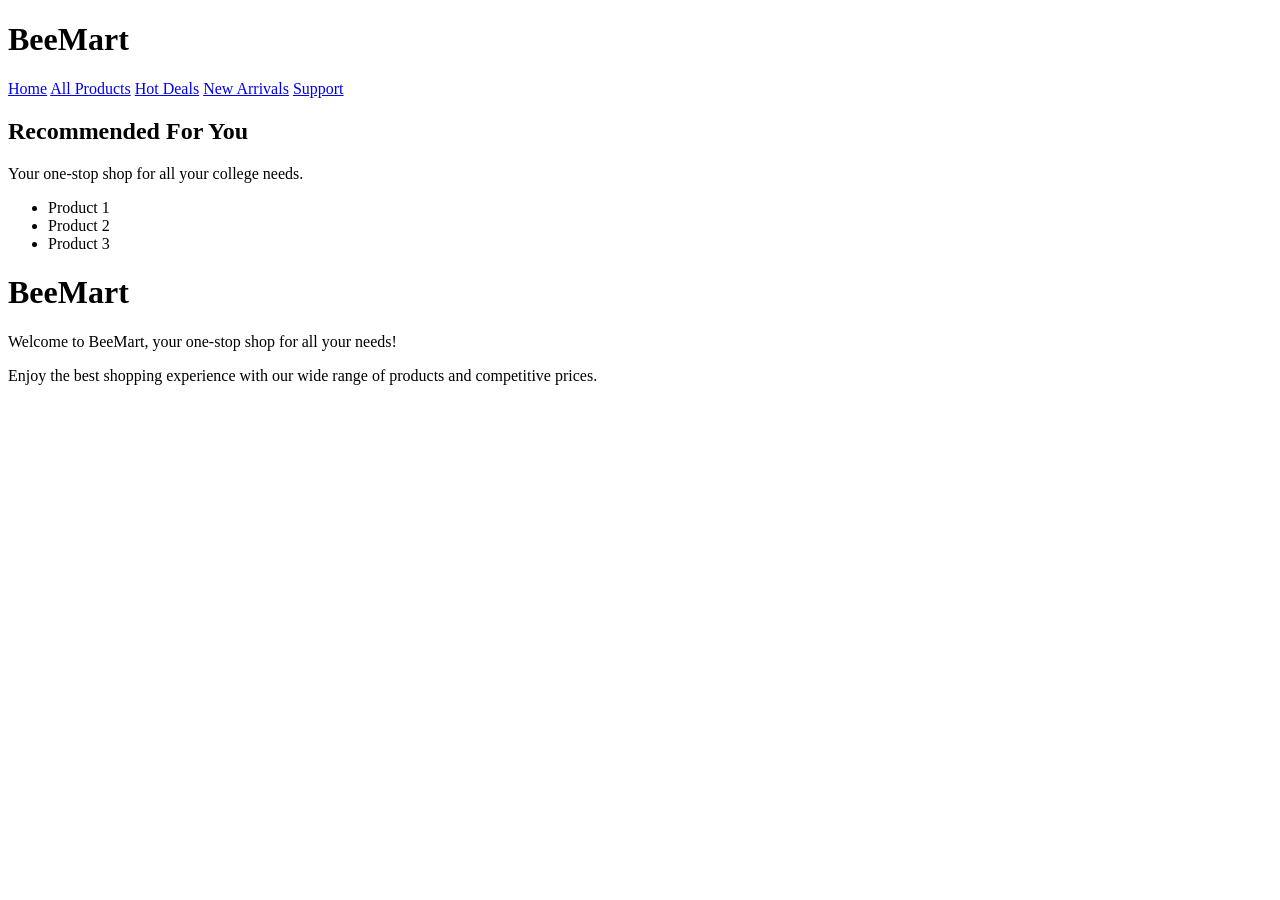
<file: WebClient/index.html>
<!DOCTYPE html>
<html lang="en">
<head>
    <meta charset="UTF-8">
    <meta name="viewport" content="width=device-width, initial-scale=1.0">
    <title>Document</title>
</head>
<body class="home-page">
    <header>
        <h1>BeeMart</h1>
        <nav aria-label="Main Navigation">
                <a href="index.html">Home</a>
                <a href="products.html">All Products</a>
                <a href="deals.html">Hot Deals</a>
                <a href="new-arrivals.html">New Arrivals</a>
                <a href="support.html">Support</a>
        </nav>
    </header>

    <main>
        <section>
            <h2>Recommended For You</h2>
            <p>Your one-stop shop for all your college needs.</p>
            <ul>
                <li>Product 1<item>
                </item></li>
                <li>Product 2</li>
                <li>Product 3</li>
            </ul>
        </section>
    </main>

    <div class="container">
        <h1>BeeMart</h1>
        <p>Welcome to BeeMart, your one-stop shop for all your needs!</p>
        <p>Enjoy the best shopping experience with our wide range of products and competitive prices.</p>
    </div>

</body>
</html>
</file>
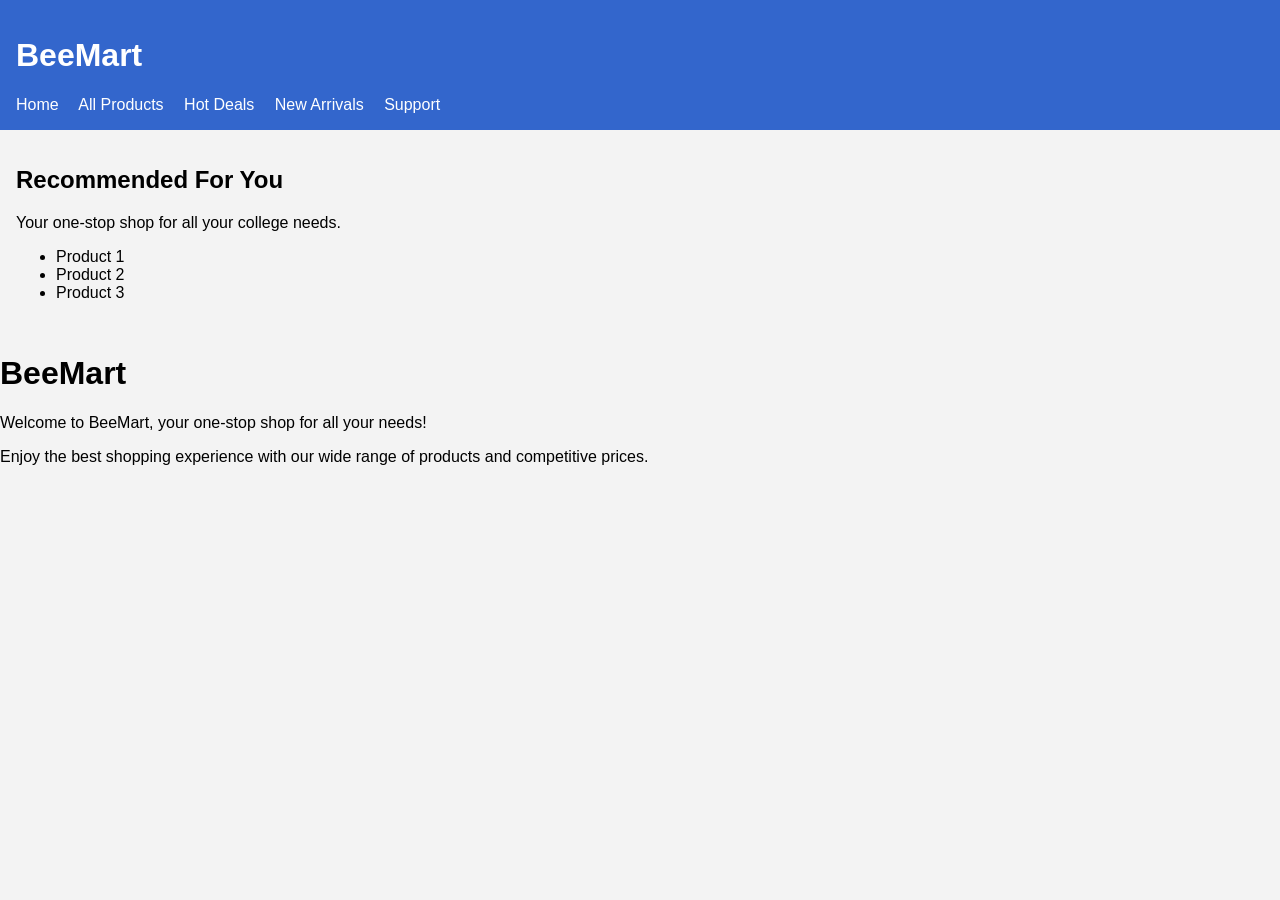
<file: WebClient/wwwroot/pages/index.html>
<!DOCTYPE html>
<html lang="en">
<head>
    <meta charset="UTF-8">
    <meta name="viewport" content="width=device-width, initial-scale=1.0">
    <title>BeeMart | Home</title>
    <link rel="stylesheet" href="../css/pages/home.css">
</head>
<body class="home-page">
    <header>
        <h1>BeeMart</h1>
        <nav aria-label="Main Navigation">
                <a href="index.html">Home</a>
                <a href="products.html">All Products</a>
                <a href="deals.html">Hot Deals</a>
                <a href="new-arrivals.html">New Arrivals</a>
                <a href="support.html">Support</a>
        </nav>
    </header>

    <main>
        <section>
            <h2>Recommended For You</h2>
            <p>Your one-stop shop for all your college needs.</p>
            <ul>
                <li>Product 1<item>
                </item></li>
                <li>Product 2</li>
                <li>Product 3</li>
            </ul>
        </section>
    </main>

    <div class="container">
        <h1>BeeMart</h1>
        <p>Welcome to BeeMart, your one-stop shop for all your needs!</p>
        <p>Enjoy the best shopping experience with our wide range of products and competitive prices.</p>
    </div>

</body>
</html>
</file>
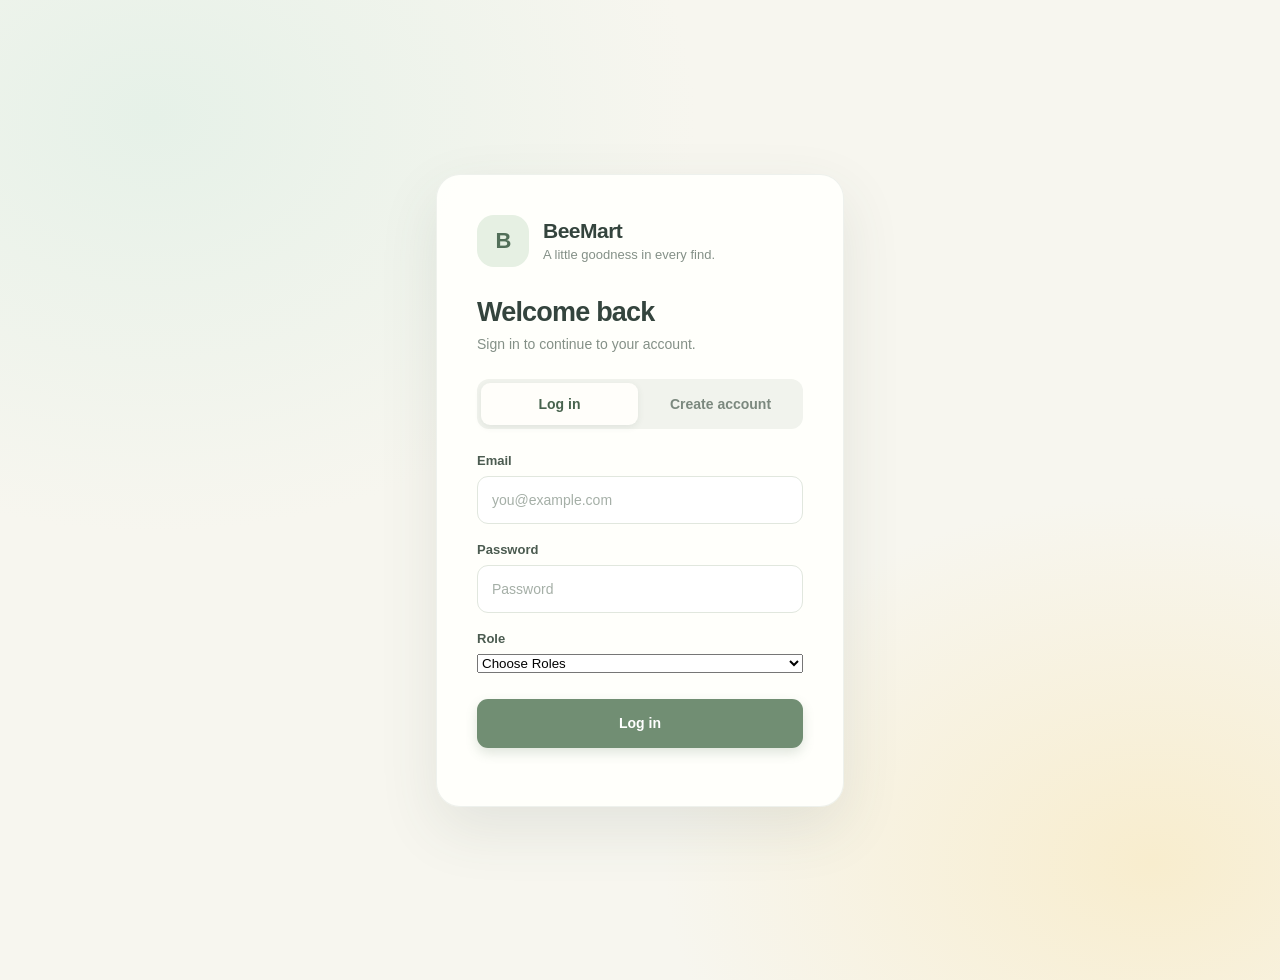
<file: WebClient/authentication.html>
<!DOCTYPE html>
<html lang="en">

<head>
    <meta charset="UTF-8">
    <meta name="viewport" content="width=device-width, initial-scale=1.0">
    <meta name="theme-color" content="#f7f6ef">
    <title>Sign in | BeeMart</title>
    <link rel="stylesheet" href="css/style.css">
</head>

<body class="auth-page">
    <!-- Authentication Screen -->
    <main id="auth-screen" class="auth-screen">
        <div class="auth-container">
            <div class="auth-brand">
                <div class="auth-logo" aria-hidden="true">B</div>
                <div>
                    <h1>BeeMart</h1>
                    <p>A little goodness in every find.</p>
                </div>
            </div>

            <h2 class="auth-heading">Welcome back</h2>
            <p class="auth-subheading">Sign in to continue to your account.</p>

            <div class="auth-tabs">
                <button id="auth-tab-login" class="auth-tab-button active" type="button" onclick="showLoginForm()">Log in</button>
                <button id="auth-tab-register" class="auth-tab-button" type="button" onclick="showRegisterForm()">Create account</button>
            </div>

            <form id="login-form" class="auth-form">
                <div class="form-group">
                    <label for="login-email">Email</label>
                    <input id="login-email" type="email" placeholder="you@example.com" class="form-control" autocomplete="username">
                </div>
                <div class="form-group">
                    <label for="login-password">Password</label>
                    <input id="login-password" type="password" placeholder="Password" class="form-control" autocomplete="current-password">
                </div>
                <div class="form-group">
                    <label for="login-roles">Role</label>
                    <select id>
                        <option value="" disbaled selected>Choose Roles</option>
                        <option value="Admin">Admin</option>
                        <option value="Kasir">Kasir</option>
                    </select>
                </div>
                <button type="button" class="btn btn-primary btn-block" onclick="login()">Log in</button>
                <div id="login-error" class="message-error"></div>
            </form>

            <form id="register-form" class="auth-form hidden">
                <div class="form-group">
                    <label for="register-email">Email</label>
                    <input id="register-email" type="email" placeholder="you@example.com" class="form-control" autocomplete="email">
                </div>
                <div class="form-group">
                    <label for="register-password">Password</label>
                    <input id="register-password" type="password" placeholder="At least 6 characters" class="form-control" autocomplete="new-password">
                </div>
                <div class="form-group">
                    <label for="register-confirm-password">Konfirmasi Password</label>
                    <input id="register-confirm-password" type="password" placeholder="Enter your password again" class="form-control" autocomplete="new-password">
                </div>
                <button type="button" class="btn btn-primary btn-block" onclick="createAccount()">Create account</button>
                <div id="register-error" class="message-error"></div>
            </form>
        </div>
    </main>

    </body>
</html>
</file>
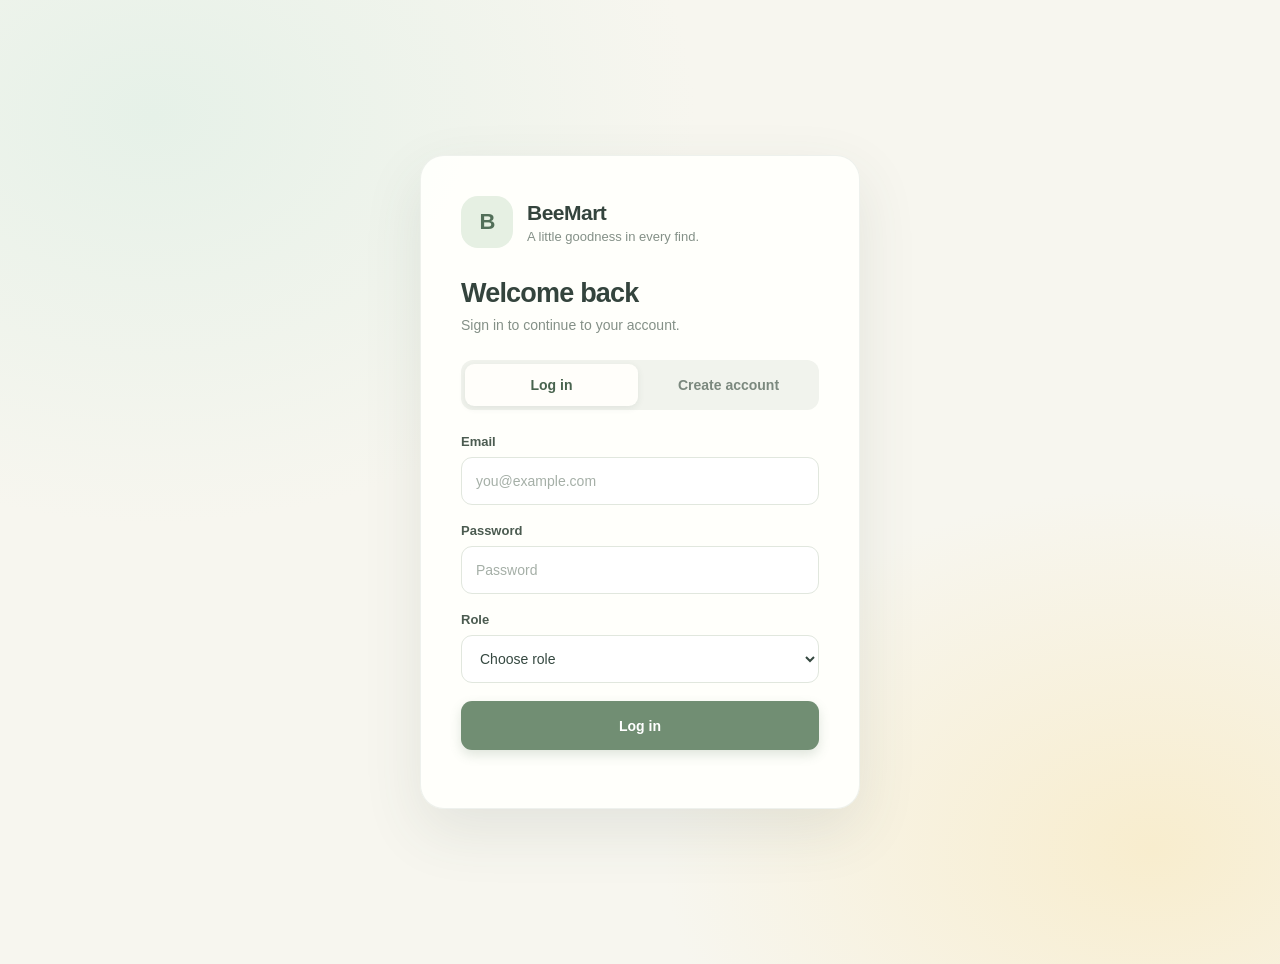
<file: WebClient/wwwroot/pages/authentication.html>
<!DOCTYPE html>
<html lang="en">

<head>
    <meta charset="UTF-8">
    <meta name="viewport" content="width=device-width, initial-scale=1.0">
    <meta name="theme-color" content="#f7f6ef">
    <title>Sign in | BeeMart</title>
    <link rel="stylesheet" href="../css/pages/authentication.css">
    <script src="../js/pages/authentication.js" defer></script>
</head>

<body class="auth-page">
    <!-- Authentication Screen -->
    <main id="auth-screen" class="auth-screen">
        <div class="auth-container">
            <div class="auth-brand">
                <div class="auth-logo" aria-hidden="true">B</div>
                <div>
                    <h1>BeeMart</h1>
                    <p>A little goodness in every find.</p>
                </div>
            </div>

            <h2 class="auth-heading">Welcome back</h2>
            <p class="auth-subheading">Sign in to continue to your account.</p>

            <div class="auth-tabs">
                <button id="auth-tab-login" class="auth-tab-button active" type="button" aria-pressed="true" onclick="showLoginForm()">Log in</button>
                <button id="auth-tab-register" class="auth-tab-button" type="button" aria-pressed="false" onclick="showRegisterForm()">Create account</button>
            </div>

            <form id="login-form" class="auth-form">
                <div class="form-group">
                    <label for="login-email">Email</label>
                    <input id="login-email" type="email" placeholder="you@example.com" class="form-control" autocomplete="username">
                </div>
                <div class="form-group">
                    <label for="login-password">Password</label>
                    <input id="login-password" type="password" placeholder="Password" class="form-control" autocomplete="current-password">
                </div>
                <div class="form-group">
                    <label for="login-roles">Role</label>
                    <select id="login-roles" class="form-control">
                        <option value="" disabled selected>Choose role</option>
                        <option value="Admin">Admin</option>
                        <option value="Kasir">Kasir</option>
                    </select>
                </div>
                <button type="button" class="btn btn-primary btn-block" onclick="login()">Log in</button>
                <div id="login-error" class="message-error"></div>
            </form>

            <form id="register-form" class="auth-form hidden">
                <div class="form-group">
                    <label for="register-email">Email</label>
                    <input id="register-email" type="email" placeholder="you@example.com" class="form-control" autocomplete="email">
                </div>
                <div class="form-group">
                    <label for="register-password">Password</label>
                    <input id="register-password" type="password" placeholder="At least 6 characters" class="form-control" autocomplete="new-password">
                </div>
                <div class="form-group">
                    <label for="register-confirm-password">Konfirmasi Password</label>
                    <input id="register-confirm-password" type="password" placeholder="Enter your password again" class="form-control" autocomplete="new-password">
                </div>
                <button type="button" class="btn btn-primary btn-block" onclick="createAccount()">Create account</button>
                <div id="register-error" class="message-error"></div>
            </form>
        </div>
    </main>

    </body>
</html>
</file>
<file: WebClient/wwwroot/css/pages/home.css>
body.home-page {
  margin: 0;
  padding: 0;
  background: #f3f3f3;
  font-family: Arial, sans-serif;
}

.home-page header {
  padding: 1rem;
  background: #3366cc;
  color: #fff;
}

.home-page nav a {
  margin-right: 1rem;
  color: #fff;
  text-decoration: none;
}

.home-page main {
  padding: 1rem;
}

.home-page textarea,
.home-page input[type="text"],
.home-page select {
  width: 100%;
  margin-bottom: 0.5rem;
}

.home-page button {
  padding: 0.5rem 1rem;
  margin-top: 0.5rem;
}

.home-page #player iframe {
  width: 100%;
  height: 315px;
}
</file>
<file: WebClient/css/style.css>
body.home-page {
  font-family: Arial, sans-serif;
  margin: 0;
  padding: 0;
  background: #f3f3f3;
}
header {
  background: #3366cc;
  color: white;
  padding: 1rem;
}
nav a {
  margin-right: 1rem;
  color: white;
  text-decoration: none;
}
main {
  padding: 1rem;
}
textarea, input[type=text], select {
  width: 100%;
  margin-bottom: 0.5rem;
}
button {
  padding: 0.5rem 1rem;
  margin-top: 0.5rem;
}
#player iframe {
  width: 100%;
  height: 315px;
}

body.auth-page {
  min-width: 320px;
  min-height: 100vh;
  padding: 32px 20px;
  display: grid;
  place-items: center;
  color: #34443d;
  background:
    radial-gradient(ellipse at 12% 12%, #e6f1e8 0, transparent 34%),
    radial-gradient(ellipse at 90% 88%, #f8edce 0, transparent 30%),
    #f7f6ef;
  color-scheme: light;
  font-family: Inter, "Segoe UI", Arial, sans-serif;
  font-synthesis: none;
  text-rendering: optimizeLegibility;
  -webkit-font-smoothing: antialiased;
  -moz-osx-font-smoothing: grayscale;
}

.auth-page *,
.auth-page *::before,
.auth-page *::after {
  box-sizing: border-box;
}

.auth-page .auth-screen {
  width: min(100%, 440px);
}

.auth-page .auth-container {
  padding: 40px;
  border: 1px solid rgba(72, 96, 79, 0.09);
  border-radius: 24px;
  background: rgba(255, 255, 252, 0.94);
  box-shadow: 0 22px 60px rgba(67, 83, 69, 0.11);
}

.auth-page .auth-brand {
  display: flex;
  align-items: center;
  gap: 14px;
  margin-bottom: 30px;
}

.auth-page .auth-logo {
  width: 52px;
  height: 52px;
  display: grid;
  flex: 0 0 auto;
  place-items: center;
  border-radius: 17px;
  background: #e6f0e3;
  color: #526f59;
  font-size: 22px;
  font-weight: 750;
  letter-spacing: -1px;
}

.auth-page .auth-brand h1 {
  margin: 0 0 4px;
  color: #34443d;
  font-size: 21px;
  letter-spacing: -0.5px;
}

.auth-page .auth-brand p {
  margin: 0;
  color: #849087;
  font-size: 13px;
}

.auth-page .auth-heading {
  margin: 0 0 6px;
  color: #34443d;
  font-size: 27px;
  letter-spacing: -0.8px;
}

.auth-page .auth-subheading {
  margin: 0 0 24px;
  color: #849087;
  font-size: 14px;
  line-height: 1.5;
}

.auth-page .auth-tabs {
  display: grid;
  grid-template-columns: 1fr 1fr;
  gap: 4px;
  padding: 4px;
  margin-bottom: 24px;
  border-radius: 12px;
  background: #f1f3ed;
}

.auth-page .auth-tab-button {
  min-height: 42px;
  margin: 0;
  padding: 0 8px;
  border: 0;
  border-radius: 9px;
  background: transparent;
  color: #7b887e;
  font: inherit;
  font-size: 14px;
  font-weight: 600;
  cursor: pointer;
  transition: background 150ms ease, color 150ms ease, box-shadow 150ms ease;
}

.auth-page .auth-tab-button.active {
  background: #fffefa;
  color: #48634e;
  box-shadow: 0 2px 7px rgba(59, 76, 61, 0.09);
}

.auth-page .auth-form {
  display: grid;
  gap: 18px;
}

.auth-page .hidden {
  display: none !important;
}

.auth-page .form-group {
  display: grid;
  gap: 8px;
}

.auth-page .form-group label {
  color: #4b5b50;
  font-size: 13px;
  font-weight: 650;
}

.auth-page .form-control {
  width: 100%;
  height: 48px;
  margin: 0;
  padding: 0 14px;
  border: 1px solid #e1e7de;
  border-radius: 11px;
  outline: none;
  background: #fff;
  color: #34443d;
  font: inherit;
  font-size: 14px;
  transition: border-color 150ms ease, box-shadow 150ms ease;
}

.auth-page .form-control::placeholder {
  color: #a5afa7;
}

.auth-page .form-control:focus {
  border-color: #91ad91;
  box-shadow: 0 0 0 3px rgba(145, 173, 145, 0.18);
}

.auth-page .btn {
  min-height: 49px;
  margin: 0;
  border: 0;
  border-radius: 11px;
  font: inherit;
  font-size: 14px;
  font-weight: 700;
  cursor: pointer;
}

.auth-page .btn-primary {
  background: #718e73;
  color: #fff;
  box-shadow: 0 5px 12px rgba(78, 111, 81, 0.18);
  transition: background 150ms ease, transform 150ms ease;
}

.auth-page .btn-primary:hover {
  transform: translateY(-1px);
  background: #607d63;
}

.auth-page .btn-primary:focus-visible,
.auth-page .auth-tab-button:focus-visible {
  outline: 3px solid #c9ddc6;
  outline-offset: 2px;
}

.auth-page .message-error {
  color: #b75d58;
  font-size: 13px;
}

@media (max-width: 480px) {
  body.auth-page {
    padding: 20px 14px;
  }

  .auth-page .auth-container {
    padding: 30px 24px;
    border-radius: 20px;
  }
}
</file>
<file: WebClient/wwwroot/css/pages/authentication.css>
:root {
  color-scheme: light;
  font-family: Inter, "Segoe UI", Arial, sans-serif;
  color: #34443d;
  background: #f7f6ef;
  font-synthesis: none;
  text-rendering: optimizeLegibility;
  -webkit-font-smoothing: antialiased;
  -moz-osx-font-smoothing: grayscale;
}

body.auth-page {
  min-width: 320px;
  min-height: 100vh;
  margin: 0;
  padding: 32px 20px;
  display: grid;
  place-items: center;
  background:
    radial-gradient(ellipse at 12% 12%, #e6f1e8 0, transparent 34%),
    radial-gradient(ellipse at 90% 88%, #f8edce 0, transparent 30%),
    #f7f6ef;
}

.auth-page *,
.auth-page *::before,
.auth-page *::after {
  box-sizing: border-box;
}

.auth-page .auth-screen {
  width: min(100%, 440px);
}

.auth-page .auth-container {
  padding: 40px;
  border: 1px solid rgba(72, 96, 79, 0.09);
  border-radius: 24px;
  background: rgba(255, 255, 252, 0.94);
  box-shadow: 0 22px 60px rgba(67, 83, 69, 0.11);
}

.auth-page .auth-brand {
  display: flex;
  align-items: center;
  gap: 14px;
  margin-bottom: 30px;
}

.auth-page .auth-logo {
  width: 52px;
  height: 52px;
  display: grid;
  flex: 0 0 auto;
  place-items: center;
  border-radius: 17px;
  background: #e6f0e3;
  color: #526f59;
  font-size: 22px;
  font-weight: 750;
  letter-spacing: -1px;
}

.auth-page .auth-brand h1 {
  margin: 0 0 4px;
  color: #34443d;
  font-size: 21px;
  letter-spacing: -0.5px;
}

.auth-page .auth-brand p {
  margin: 0;
  color: #849087;
  font-size: 13px;
}

.auth-page .auth-heading {
  margin: 0 0 6px;
  color: #34443d;
  font-size: 27px;
  letter-spacing: -0.8px;
}

.auth-page .auth-subheading {
  margin: 0 0 24px;
  color: #849087;
  font-size: 14px;
  line-height: 1.5;
}

.auth-page .auth-tabs {
  display: grid;
  grid-template-columns: 1fr 1fr;
  gap: 4px;
  padding: 4px;
  margin-bottom: 24px;
  border-radius: 12px;
  background: #f1f3ed;
}

.auth-page .auth-tab-button {
  min-height: 42px;
  margin: 0;
  padding: 0 8px;
  border: 0;
  border-radius: 9px;
  background: transparent;
  color: #7b887e;
  font: inherit;
  font-size: 14px;
  font-weight: 600;
  cursor: pointer;
  transition: background 150ms ease, color 150ms ease, box-shadow 150ms ease;
}

.auth-page .auth-tab-button.active {
  background: #fffefa;
  color: #48634e;
  box-shadow: 0 2px 7px rgba(59, 76, 61, 0.09);
}

.auth-page .auth-form {
  display: grid;
  gap: 18px;
}

.auth-page .hidden {
  display: none !important;
}

.auth-page .form-group {
  display: grid;
  gap: 8px;
}

.auth-page .form-group label {
  color: #4b5b50;
  font-size: 13px;
  font-weight: 650;
}

.auth-page .form-control {
  width: 100%;
  height: 48px;
  margin: 0;
  padding: 0 14px;
  border: 1px solid #e1e7de;
  border-radius: 11px;
  outline: none;
  background: #fff;
  color: #354840;
  font: inherit;
  font-size: 14px;
  transition: border-color 150ms ease, box-shadow 150ms ease;
}

.auth-page .form-control::placeholder {
  color: #a5afa7;
}

.auth-page .form-control:focus {
  border-color: #91ad91;
  box-shadow: 0 0 0 3px rgba(145, 173, 145, 0.18);
}

.auth-page .btn {
  min-height: 49px;
  margin: 0;
  border: 0;
  border-radius: 11px;
  font: inherit;
  font-size: 14px;
  font-weight: 700;
  cursor: pointer;
}

.auth-page .btn-primary {
  background: #718e73;
  color: #fff;
  box-shadow: 0 5px 12px rgba(78, 111, 81, 0.18);
  transition: background 150ms ease, transform 150ms ease;
}

.auth-page .btn-primary:hover {
  transform: translateY(-1px);
  background: #607d63;
}

.auth-page .btn-primary:focus-visible,
.auth-page .auth-tab-button:focus-visible {
  outline: 3px solid #c9ddc6;
  outline-offset: 2px;
}

.auth-page .message-error {
  color: #b75d58;
  font-size: 13px;
}

@media (max-width: 480px) {
  body.auth-page {
    padding: 20px 14px;
  }

  .auth-page .auth-container {
    padding: 30px 24px;
    border-radius: 20px;
  }
}
</file>
